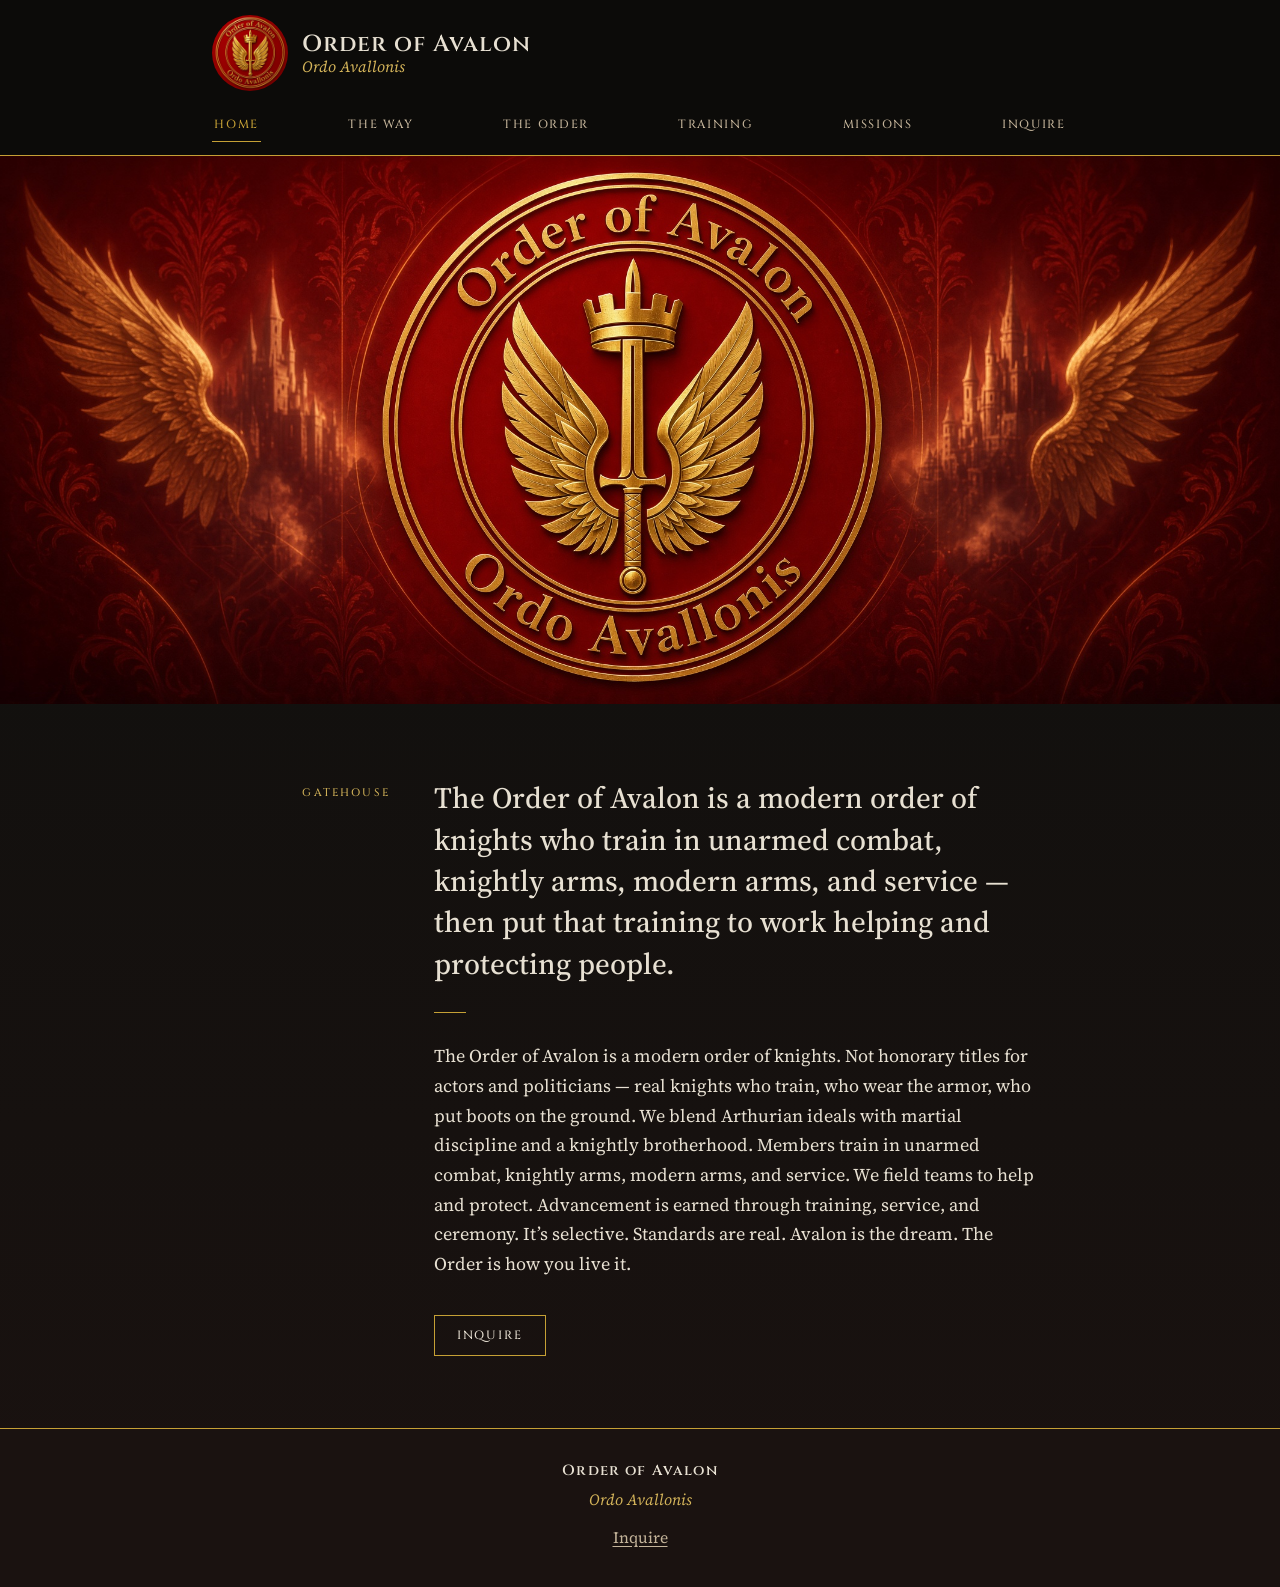
<file: index.html>
<!DOCTYPE html>
<html lang="en">
<head>
  <meta charset="utf-8">
  <meta name="viewport" content="width=device-width, initial-scale=1">
  <title>Order of Avalon</title>
  <meta name="description" content="The Order of Avalon is a modern order of knights who train in unarmed combat, knightly arms, modern arms, and service — then put that training to work helping and protecting people.">
  <meta name="theme-color" content="#12100E">
  <link rel="icon" href="assets/seal.jpg" type="image/jpeg">
  <link rel="preconnect" href="https://fonts.googleapis.com">
  <link rel="preconnect" href="https://fonts.gstatic.com" crossorigin>
  <link href="https://fonts.googleapis.com/css2?family=Cinzel:wght@500;600&family=Source+Serif+4:ital,opsz,wght@0,8..60,400;0,8..60,500;0,8..60,600;1,8..60,400&display=swap" rel="stylesheet">
  <link rel="stylesheet" href="css/styles.css">
</head>
<body>
  <a class="skip-link" href="#content">Skip to content</a>
  <header class="site-header">
    <div class="header-inner">
      <a class="brand" href="index.html">
        <img class="seal" src="assets/seal.jpg" width="1408" height="1408" alt="Order of Avalon seal">
        <span class="wordmark">
          <span class="name">Order of Avalon</span>
          <span class="latin">Ordo Avallonis</span>
        </span>
      </a>
      <nav class="site-nav" aria-label="Primary">
        <ul>
          <li><a href="index.html" aria-current="page">Home</a></li>
          <li><a href="the-way.html">The Way</a></li>
          <li><a href="the-order.html">The Order</a></li>
          <li><a href="training.html">Training</a></li>
          <li><a href="missions.html">Missions</a></li>
          <li><a href="inquire.html">Inquire</a></li>
        </ul>
      </nav>
    </div>
  </header>
  <main id="content" tabindex="-1">
    <div class="hero">
      <img src="assets/banner.jpg" width="2128" height="912" alt="Order of Avalon seal between gold wings, with a citadel behind it">
    </div>
    <article class="page">
      <p class="room">Gatehouse</p>
      <div class="sheet">
        <h1 class="pitch">The Order of Avalon is a modern order of knights who train in unarmed combat, knightly arms, modern arms, and service — then put that training to work helping and protecting people.</h1>
        <hr class="rule">
        <p>The Order of Avalon is a modern order of knights. Not honorary titles for actors and politicians — real knights who train, who wear the armor, who put boots on the ground. We blend Arthurian ideals with martial discipline and a knightly brotherhood. Members train in unarmed combat, knightly arms, modern arms, and service. We field teams to help and protect. Advancement is earned through training, service, and ceremony. It’s selective. Standards are real. Avalon is the dream. The Order is how you live it.</p>
        <p class="door"><a class="button" href="inquire.html">Inquire</a></p>
      </div>
    </article>
  </main>
  <footer class="site-footer">
    <div class="footer-inner">
      <p class="footer-mark">Order of Avalon</p>
      <p class="footer-latin">Ordo Avallonis</p>
      <p class="footer-inquire"><a href="inquire.html">Inquire</a></p>
    </div>
  </footer>
</body>
</html>
</file>
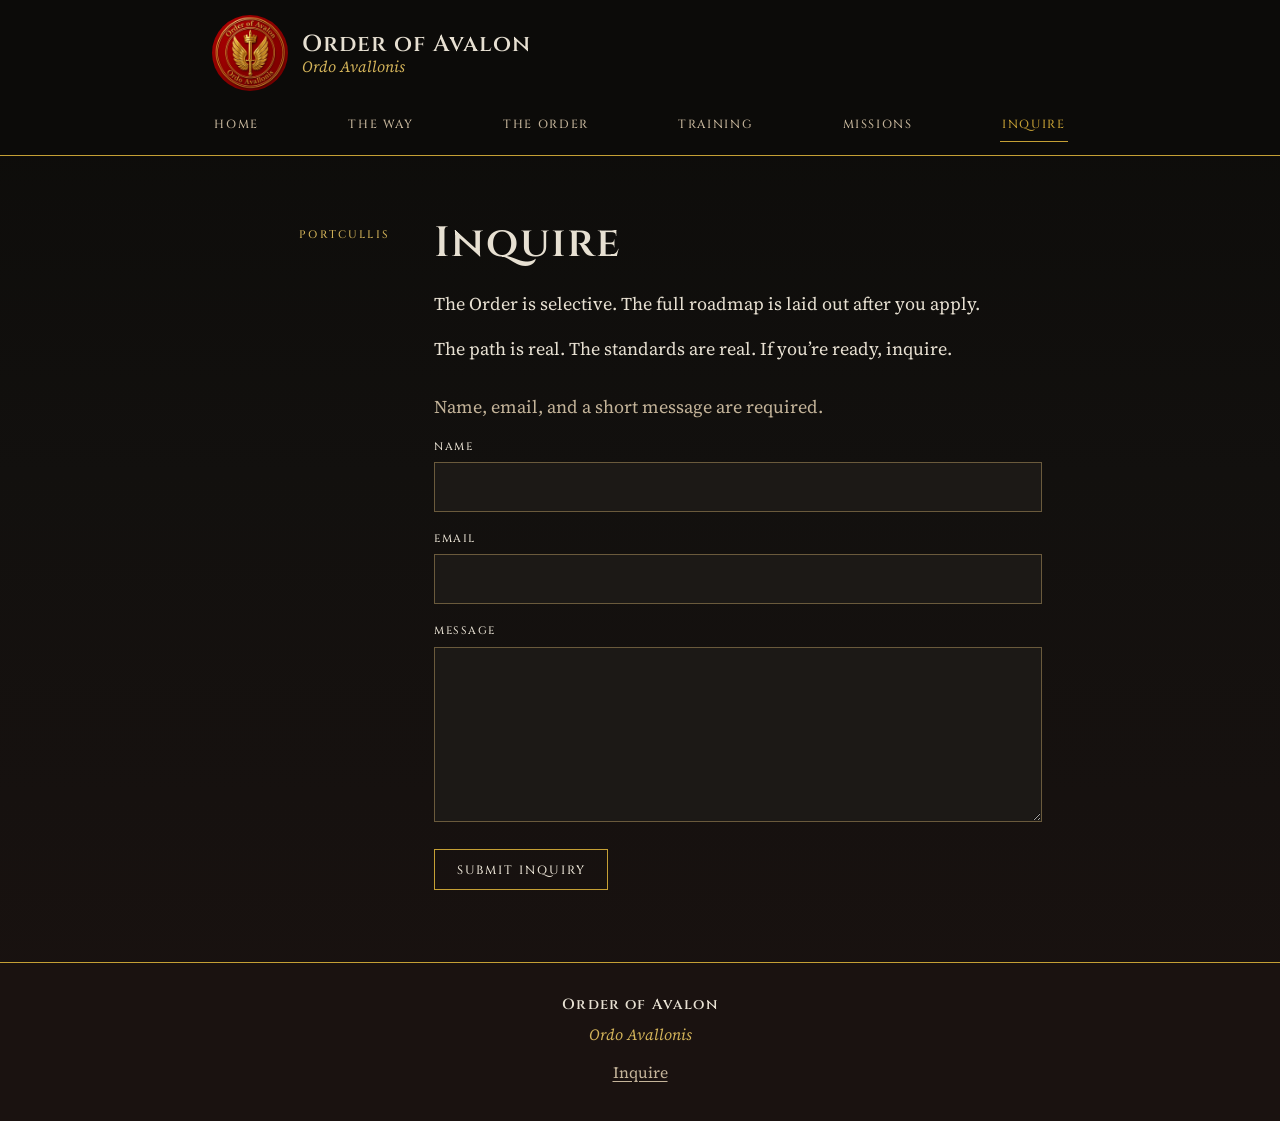
<file: inquire.html>
<!DOCTYPE html>
<html lang="en">
<head>
  <meta charset="utf-8">
  <meta name="viewport" content="width=device-width, initial-scale=1">
  <title>Inquire — Order of Avalon</title>
  <meta name="description" content="The Order of Avalon is selective. The path is real. The standards are real. If you're ready, inquire.">
  <meta name="theme-color" content="#12100E">
  <link rel="icon" href="assets/seal.jpg" type="image/jpeg">
  <link rel="preconnect" href="https://fonts.googleapis.com">
  <link rel="preconnect" href="https://fonts.gstatic.com" crossorigin>
  <link href="https://fonts.googleapis.com/css2?family=Cinzel:wght@500;600&family=Source+Serif+4:ital,opsz,wght@0,8..60,400;0,8..60,500;0,8..60,600;1,8..60,400&display=swap" rel="stylesheet">
  <link rel="stylesheet" href="css/styles.css">
</head>
<body>
  <a class="skip-link" href="#content">Skip to content</a>
  <header class="site-header">
    <div class="header-inner">
      <a class="brand" href="index.html">
        <img class="seal" src="assets/seal.jpg" width="1408" height="1408" alt="Order of Avalon seal">
        <span class="wordmark">
          <span class="name">Order of Avalon</span>
          <span class="latin">Ordo Avallonis</span>
        </span>
      </a>
      <nav class="site-nav" aria-label="Primary">
        <ul>
          <li><a href="index.html">Home</a></li>
          <li><a href="the-way.html">The Way</a></li>
          <li><a href="the-order.html">The Order</a></li>
          <li><a href="training.html">Training</a></li>
          <li><a href="missions.html">Missions</a></li>
          <li><a href="inquire.html" aria-current="page">Inquire</a></li>
        </ul>
      </nav>
    </div>
  </header>
  <main id="content" tabindex="-1">
    <article class="page">
      <p class="room">Portcullis</p>
      <div class="sheet">
        <h1>Inquire</h1>
        <p>The Order is selective. The full roadmap is laid out after you apply.</p>
        <p>The path is real. The standards are real. If you’re ready, inquire.</p>
        <noscript>
          <p class="quiet-note">If the form cannot be submitted from your browser, you will be able to reach the Order once a contact method is published.</p>
        </noscript>
        <!-- Set action to the form endpoint at deploy. Leave it unset until then. -->
        <form id="inquire-form" class="inquire-form" method="post" aria-describedby="required-note">
          <p class="quiet-note" id="required-note">Name, email, and a short message are required.</p>
          <div class="field">
            <label for="name">Name</label>
            <input id="name" name="name" type="text" autocomplete="name" required>
          </div>
          <div class="field">
            <label for="email">Email</label>
            <input id="email" name="email" type="email" autocomplete="email" required>
          </div>
          <div class="field">
            <label for="message">Message</label>
            <textarea id="message" name="message" rows="6" required></textarea>
          </div>
          <div class="form-actions">
            <button class="button" type="submit">Submit inquiry</button>
          </div>
          <p id="form-status" class="form-status" role="status" hidden></p>
        </form>
      </div>
    </article>
  </main>
  <footer class="site-footer">
    <div class="footer-inner">
      <p class="footer-mark">Order of Avalon</p>
      <p class="footer-latin">Ordo Avallonis</p>
      <p class="footer-inquire"><a href="inquire.html" aria-current="page">Inquire</a></p>
    </div>
  </footer>
  <script>
    (function () {
      var form = document.getElementById("inquire-form");
      if (!form || form.getAttribute("action")) return;
      form.addEventListener("submit", function (event) {
        event.preventDefault();
        var status = document.getElementById("form-status");
        if (!status) return;
        status.hidden = false;
        status.textContent = "Nothing was sent. The form is not connected, so your inquiry did not reach the Order.";
      });
    }());
  </script>
</body>
</html>
</file>
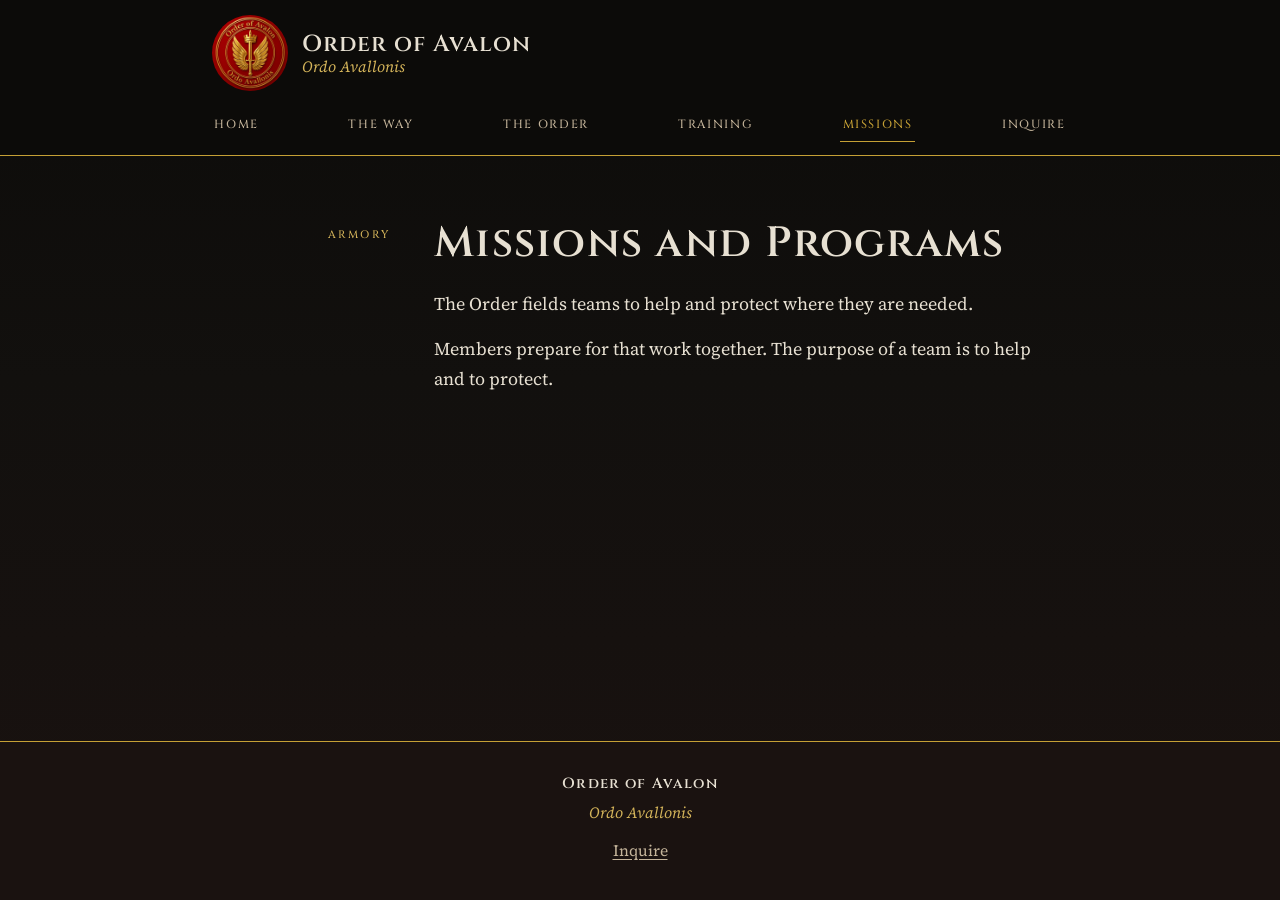
<file: missions.html>
<!DOCTYPE html>
<html lang="en">
<head>
  <meta charset="utf-8">
  <meta name="viewport" content="width=device-width, initial-scale=1">
  <title>Missions and Programs — Order of Avalon</title>
  <meta name="description" content="The Order of Avalon fields teams to help and protect where they are needed.">
  <meta name="theme-color" content="#12100E">
  <link rel="icon" href="assets/seal.jpg" type="image/jpeg">
  <link rel="preconnect" href="https://fonts.googleapis.com">
  <link rel="preconnect" href="https://fonts.gstatic.com" crossorigin>
  <link href="https://fonts.googleapis.com/css2?family=Cinzel:wght@500;600&family=Source+Serif+4:ital,opsz,wght@0,8..60,400;0,8..60,500;0,8..60,600;1,8..60,400&display=swap" rel="stylesheet">
  <link rel="stylesheet" href="css/styles.css">
</head>
<body>
  <a class="skip-link" href="#content">Skip to content</a>
  <header class="site-header">
    <div class="header-inner">
      <a class="brand" href="index.html">
        <img class="seal" src="assets/seal.jpg" width="1408" height="1408" alt="Order of Avalon seal">
        <span class="wordmark">
          <span class="name">Order of Avalon</span>
          <span class="latin">Ordo Avallonis</span>
        </span>
      </a>
      <nav class="site-nav" aria-label="Primary">
        <ul>
          <li><a href="index.html">Home</a></li>
          <li><a href="the-way.html">The Way</a></li>
          <li><a href="the-order.html">The Order</a></li>
          <li><a href="training.html">Training</a></li>
          <li><a href="missions.html" aria-current="page">Missions</a></li>
          <li><a href="inquire.html">Inquire</a></li>
        </ul>
      </nav>
    </div>
  </header>
  <main id="content" tabindex="-1">
    <article class="page">
      <p class="room">Armory</p>
      <div class="sheet">
        <h1>Missions and Programs</h1>
        <p>The Order fields teams to help and protect where they are needed.</p>
        <p>Members prepare for that work together. The purpose of a team is to help and to protect.</p>
      </div>
    </article>
  </main>
  <footer class="site-footer">
    <div class="footer-inner">
      <p class="footer-mark">Order of Avalon</p>
      <p class="footer-latin">Ordo Avallonis</p>
      <p class="footer-inquire"><a href="inquire.html">Inquire</a></p>
    </div>
  </footer>
</body>
</html>
</file>
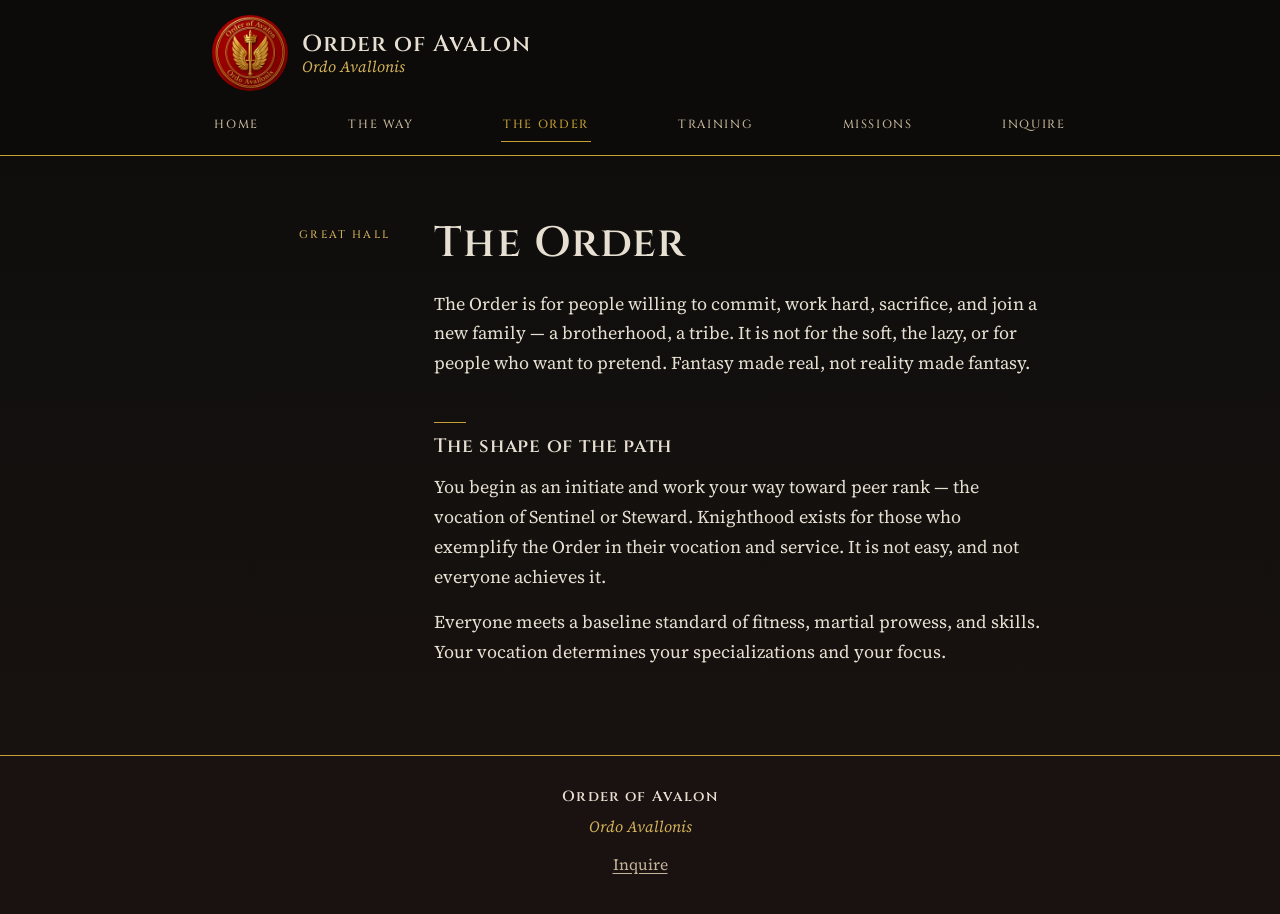
<file: the-order.html>
<!DOCTYPE html>
<html lang="en">
<head>
  <meta charset="utf-8">
  <meta name="viewport" content="width=device-width, initial-scale=1">
  <title>The Order — Order of Avalon</title>
  <meta name="description" content="The Order of Avalon is for people willing to commit, work hard, sacrifice, and join a brotherhood. Members begin as initiates and work toward peer rank. Knighthood is earned.">
  <meta name="theme-color" content="#12100E">
  <link rel="icon" href="assets/seal.jpg" type="image/jpeg">
  <link rel="preconnect" href="https://fonts.googleapis.com">
  <link rel="preconnect" href="https://fonts.gstatic.com" crossorigin>
  <link href="https://fonts.googleapis.com/css2?family=Cinzel:wght@500;600&family=Source+Serif+4:ital,opsz,wght@0,8..60,400;0,8..60,500;0,8..60,600;1,8..60,400&display=swap" rel="stylesheet">
  <link rel="stylesheet" href="css/styles.css">
</head>
<body>
  <a class="skip-link" href="#content">Skip to content</a>
  <header class="site-header">
    <div class="header-inner">
      <a class="brand" href="index.html">
        <img class="seal" src="assets/seal.jpg" width="1408" height="1408" alt="Order of Avalon seal">
        <span class="wordmark">
          <span class="name">Order of Avalon</span>
          <span class="latin">Ordo Avallonis</span>
        </span>
      </a>
      <nav class="site-nav" aria-label="Primary">
        <ul>
          <li><a href="index.html">Home</a></li>
          <li><a href="the-way.html">The Way</a></li>
          <li><a href="the-order.html" aria-current="page">The Order</a></li>
          <li><a href="training.html">Training</a></li>
          <li><a href="missions.html">Missions</a></li>
          <li><a href="inquire.html">Inquire</a></li>
        </ul>
      </nav>
    </div>
  </header>
  <main id="content" tabindex="-1">
    <article class="page">
      <p class="room">Great Hall</p>
      <div class="sheet">
        <h1>The Order</h1>
        <p>The Order is for people willing to commit, work hard, sacrifice, and join a new family — a brotherhood, a tribe. It is not for the soft, the lazy, or for people who want to pretend. Fantasy made real, not reality made fantasy.</p>
        <section aria-labelledby="the-path-shape">
          <h2 id="the-path-shape">The shape of the path</h2>
          <p>You begin as an initiate and work your way toward peer rank — the vocation of Sentinel or Steward. Knighthood exists for those who exemplify the Order in their vocation and service. It is not easy, and not everyone achieves it.</p>
          <p>Everyone meets a baseline standard of fitness, martial prowess, and skills. Your vocation determines your specializations and your focus.</p>
        </section>
      </div>
    </article>
  </main>
  <footer class="site-footer">
    <div class="footer-inner">
      <p class="footer-mark">Order of Avalon</p>
      <p class="footer-latin">Ordo Avallonis</p>
      <p class="footer-inquire"><a href="inquire.html">Inquire</a></p>
    </div>
  </footer>
</body>
</html>
</file>
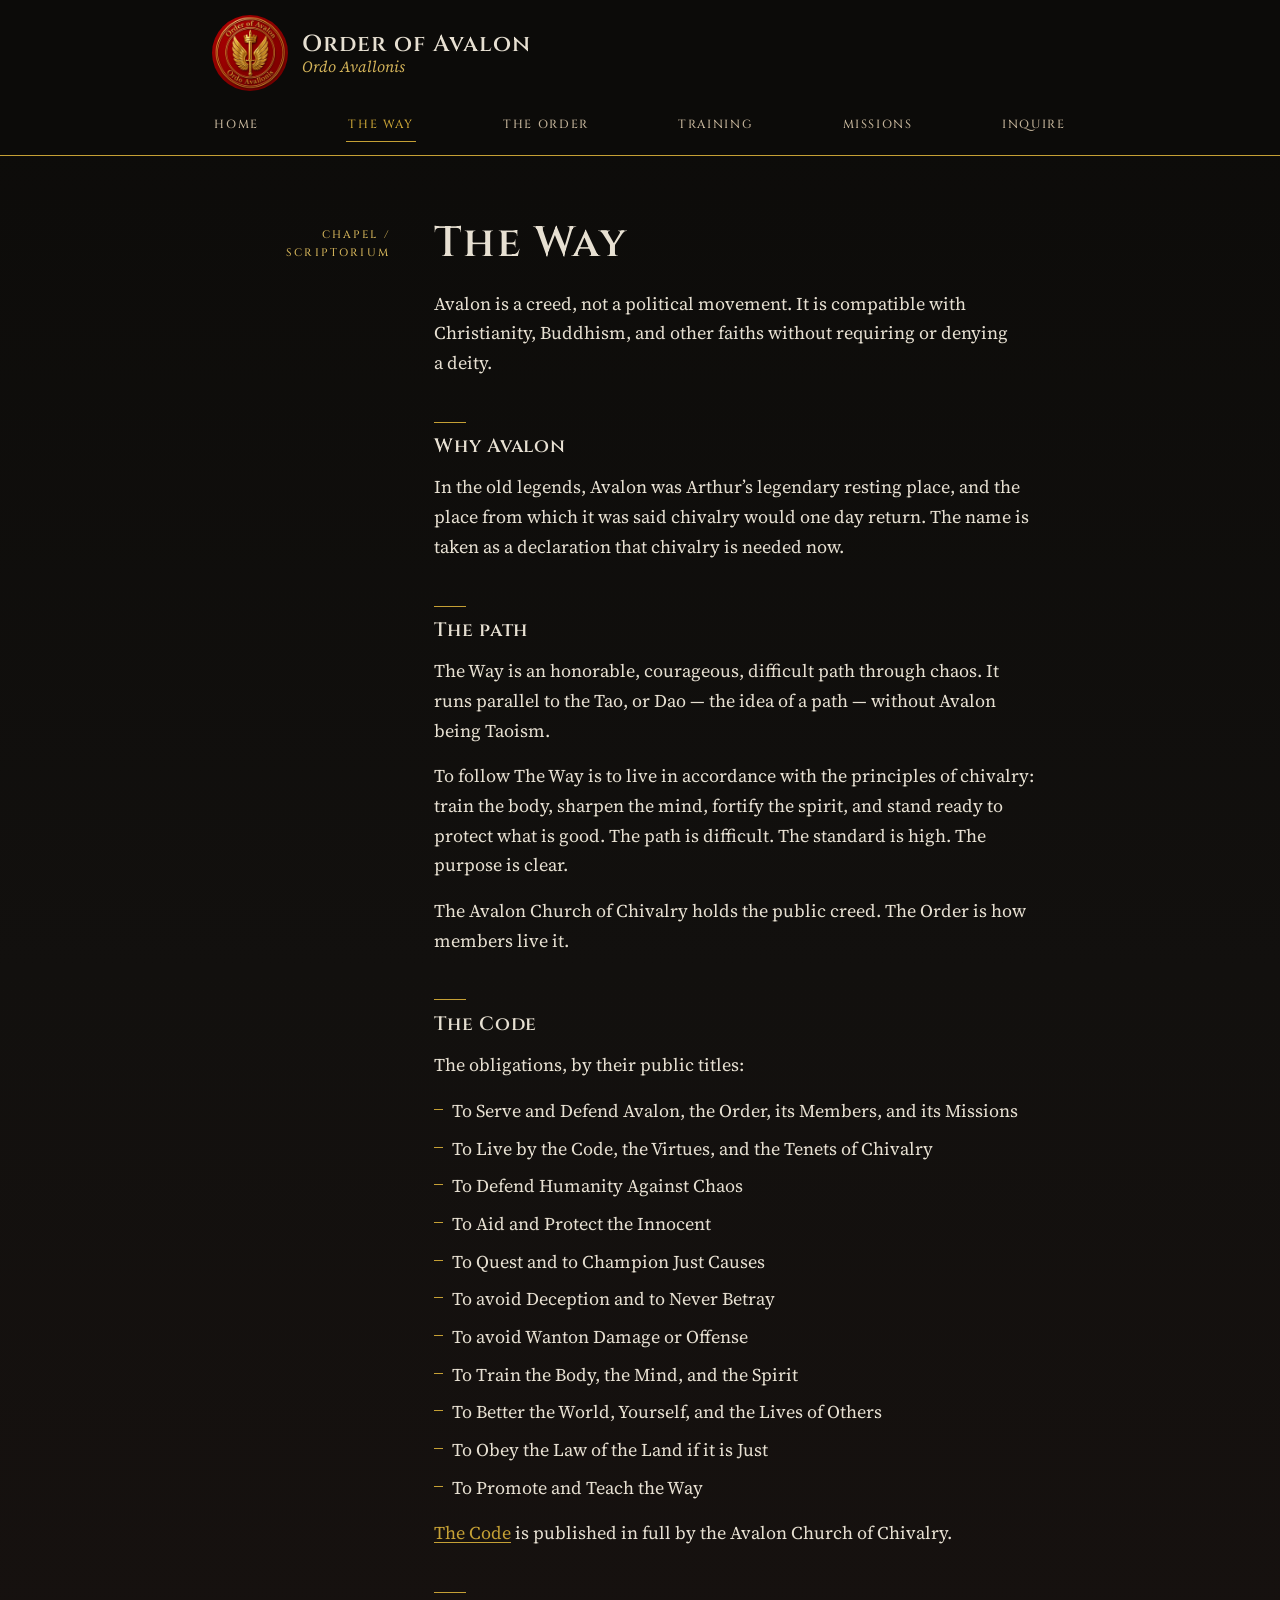
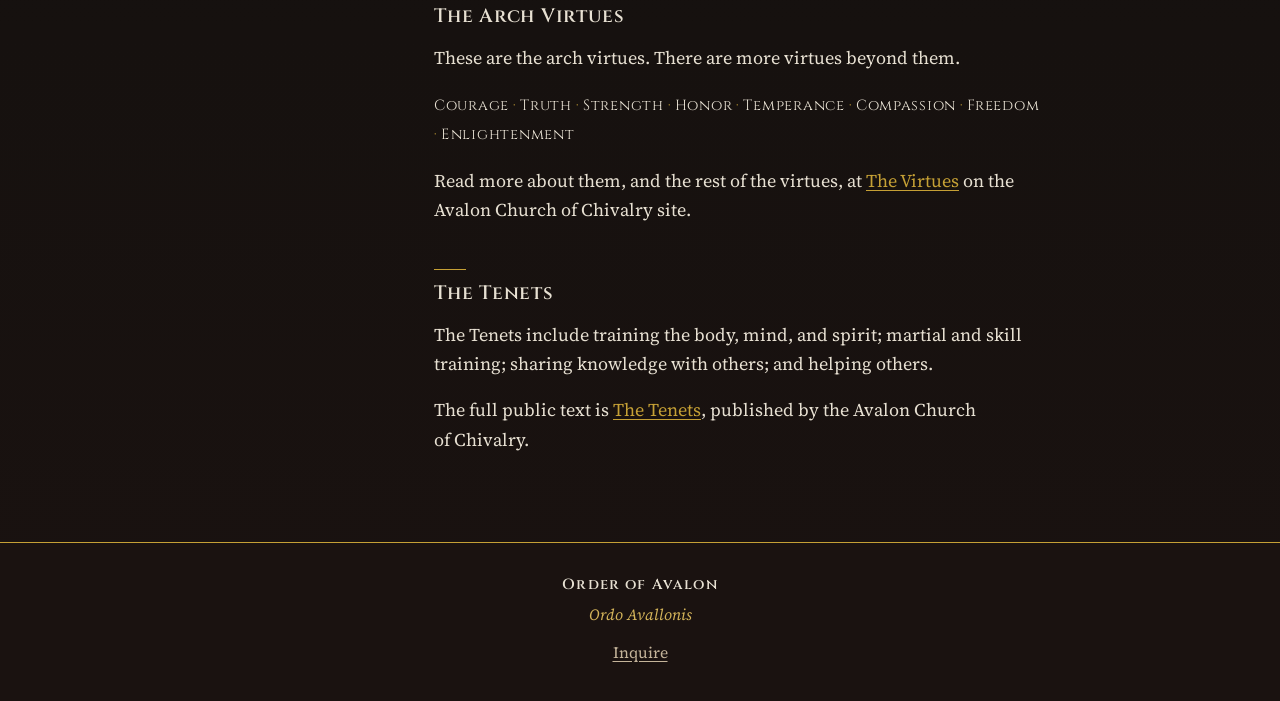
<file: the-way.html>
<!DOCTYPE html>
<html lang="en">
<head>
  <meta charset="utf-8">
  <meta name="viewport" content="width=device-width, initial-scale=1">
  <title>The Way — Order of Avalon</title>
  <meta name="description" content="Avalon is a creed, not a political movement. The Way is a path of chivalry. The Avalon Church of Chivalry holds the public creed; the Order of Avalon is how members live it.">
  <meta name="theme-color" content="#12100E">
  <link rel="icon" href="assets/seal.jpg" type="image/jpeg">
  <link rel="preconnect" href="https://fonts.googleapis.com">
  <link rel="preconnect" href="https://fonts.gstatic.com" crossorigin>
  <link href="https://fonts.googleapis.com/css2?family=Cinzel:wght@500;600&family=Source+Serif+4:ital,opsz,wght@0,8..60,400;0,8..60,500;0,8..60,600;1,8..60,400&display=swap" rel="stylesheet">
  <link rel="stylesheet" href="css/styles.css">
</head>
<body>
  <a class="skip-link" href="#content">Skip to content</a>
  <header class="site-header">
    <div class="header-inner">
      <a class="brand" href="index.html">
        <img class="seal" src="assets/seal.jpg" width="1408" height="1408" alt="Order of Avalon seal">
        <span class="wordmark">
          <span class="name">Order of Avalon</span>
          <span class="latin">Ordo Avallonis</span>
        </span>
      </a>
      <nav class="site-nav" aria-label="Primary">
        <ul>
          <li><a href="index.html">Home</a></li>
          <li><a href="the-way.html" aria-current="page">The Way</a></li>
          <li><a href="the-order.html">The Order</a></li>
          <li><a href="training.html">Training</a></li>
          <li><a href="missions.html">Missions</a></li>
          <li><a href="inquire.html">Inquire</a></li>
        </ul>
      </nav>
    </div>
  </header>
  <main id="content" tabindex="-1">
    <article class="page">
      <p class="room">Chapel / Scriptorium</p>
      <div class="sheet">
        <h1>The Way</h1>
        <p>Avalon is a creed, not a political movement. It is compatible with Christianity, Buddhism, and other faiths without requiring or denying a deity.</p>

        <section aria-labelledby="why-avalon">
          <h2 id="why-avalon">Why Avalon</h2>
          <p>In the old legends, Avalon was Arthur’s legendary resting place, and the place from which it was said chivalry would one day return. The name is taken as a declaration that chivalry is needed now.</p>
        </section>

        <section aria-labelledby="the-path">
          <h2 id="the-path">The path</h2>
          <p>The Way is an honorable, courageous, difficult path through chaos. It runs parallel to the Tao, or Dao — the idea of a path — without Avalon being Taoism.</p>
          <p>To follow The Way is to live in accordance with the principles of chivalry: train the body, sharpen the mind, fortify the spirit, and stand ready to protect what is good. The path is difficult. The standard is high. The purpose is clear.</p>
        </section>

        <p>The Avalon Church of Chivalry holds the public creed. The Order is how members live it.</p>

        <section aria-labelledby="the-code">
          <h2 id="the-code">The Code</h2>
          <p>The obligations, by their public titles:</p>
          <ul class="marks">
            <li>To Serve and Defend Avalon, the Order, its Members, and its Missions</li>
            <li>To Live by the Code, the Virtues, and the Tenets of Chivalry</li>
            <li>To Defend Humanity Against Chaos</li>
            <li>To Aid and Protect the Innocent</li>
            <li>To Quest and to Champion Just Causes</li>
            <li>To avoid Deception and to Never Betray</li>
            <li>To avoid Wanton Damage or Offense</li>
            <li>To Train the Body, the Mind, and the Spirit</li>
            <li>To Better the World, Yourself, and the Lives of Others</li>
            <li>To Obey the Law of the Land if it is Just</li>
            <li>To Promote and Teach the Way</li>
          </ul>
          <p><a href="https://www.churchofchivalry.com/the-code">The Code</a> is published in full by the Avalon Church of Chivalry.</p>
        </section>

        <section aria-labelledby="the-virtues">
          <h2 id="the-virtues">The Arch Virtues</h2>
          <p>These are the arch virtues. There are more virtues beyond them.</p>
          <ul class="virtues">
            <li>Courage</li>
            <li>Truth</li>
            <li>Strength</li>
            <li>Honor</li>
            <li>Temperance</li>
            <li>Compassion</li>
            <li>Freedom</li>
            <li>Enlightenment</li>
          </ul>
          <p>Read more about them, and the rest of the virtues, at <a href="https://www.churchofchivalry.com/the-virtues">The Virtues</a> on the Avalon Church of Chivalry site.</p>
        </section>

        <section aria-labelledby="the-tenets">
          <h2 id="the-tenets">The Tenets</h2>
          <p>The Tenets include training the body, mind, and spirit; martial and skill training; sharing knowledge with others; and helping others.</p>
          <p>The full public text is <a href="https://www.churchofchivalry.com/the-tenets">The Tenets</a>, published by the Avalon Church of Chivalry.</p>
        </section>
      </div>
    </article>
  </main>
  <footer class="site-footer">
    <div class="footer-inner">
      <p class="footer-mark">Order of Avalon</p>
      <p class="footer-latin">Ordo Avallonis</p>
      <p class="footer-inquire"><a href="inquire.html">Inquire</a></p>
    </div>
  </footer>
</body>
</html>
</file>
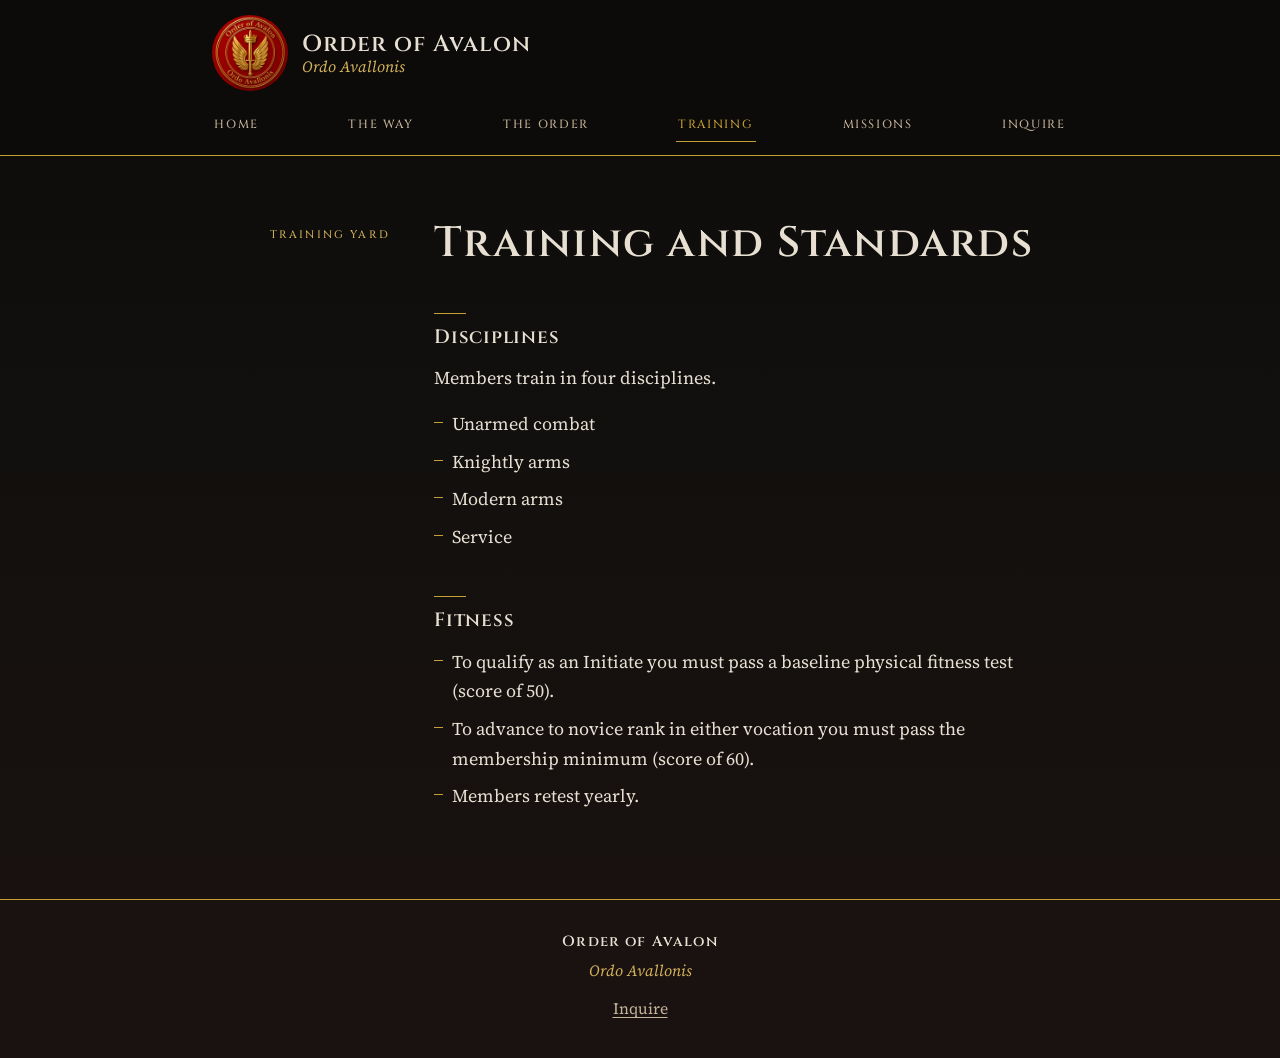
<file: training.html>
<!DOCTYPE html>
<html lang="en">
<head>
  <meta charset="utf-8">
  <meta name="viewport" content="width=device-width, initial-scale=1">
  <title>Training and Standards — Order of Avalon</title>
  <meta name="description" content="Members of the Order of Avalon train in unarmed combat, knightly arms, modern arms, and service, and meet a physical fitness standard.">
  <meta name="theme-color" content="#12100E">
  <link rel="icon" href="assets/seal.jpg" type="image/jpeg">
  <link rel="preconnect" href="https://fonts.googleapis.com">
  <link rel="preconnect" href="https://fonts.gstatic.com" crossorigin>
  <link href="https://fonts.googleapis.com/css2?family=Cinzel:wght@500;600&family=Source+Serif+4:ital,opsz,wght@0,8..60,400;0,8..60,500;0,8..60,600;1,8..60,400&display=swap" rel="stylesheet">
  <link rel="stylesheet" href="css/styles.css">
</head>
<body>
  <a class="skip-link" href="#content">Skip to content</a>
  <header class="site-header">
    <div class="header-inner">
      <a class="brand" href="index.html">
        <img class="seal" src="assets/seal.jpg" width="1408" height="1408" alt="Order of Avalon seal">
        <span class="wordmark">
          <span class="name">Order of Avalon</span>
          <span class="latin">Ordo Avallonis</span>
        </span>
      </a>
      <nav class="site-nav" aria-label="Primary">
        <ul>
          <li><a href="index.html">Home</a></li>
          <li><a href="the-way.html">The Way</a></li>
          <li><a href="the-order.html">The Order</a></li>
          <li><a href="training.html" aria-current="page">Training</a></li>
          <li><a href="missions.html">Missions</a></li>
          <li><a href="inquire.html">Inquire</a></li>
        </ul>
      </nav>
    </div>
  </header>
  <main id="content" tabindex="-1">
    <article class="page">
      <p class="room">Training Yard</p>
      <div class="sheet">
        <h1>Training and Standards</h1>
        <section aria-labelledby="disciplines">
          <h2 id="disciplines">Disciplines</h2>
          <p>Members train in four disciplines.</p>
          <ul class="marks">
            <li>Unarmed combat</li>
            <li>Knightly arms</li>
            <li>Modern arms</li>
            <li>Service</li>
          </ul>
        </section>
        <section aria-labelledby="fitness">
          <h2 id="fitness">Fitness</h2>
          <ul class="marks">
            <li>To qualify as an Initiate you must pass a baseline physical fitness test (score of 50).</li>
            <li>To advance to novice rank in either vocation you must pass the membership minimum (score of 60).</li>
            <li>Members retest yearly.</li>
          </ul>
        </section>
      </div>
    </article>
  </main>
  <footer class="site-footer">
    <div class="footer-inner">
      <p class="footer-mark">Order of Avalon</p>
      <p class="footer-latin">Ordo Avallonis</p>
      <p class="footer-inquire"><a href="inquire.html">Inquire</a></p>
    </div>
  </footer>
</body>
</html>
</file>
<file: css/styles.css>
/* Order of Avalon — dark theme preview
   Dawn after a long night: warm near-black, parchment ink, a thread of gold.
   Palette cued from churchofchivalry.com. Seal red is reserved for filled buttons. */

:root {
  --parchment: #12100e;
  --parchment-top: #0c0b09;
  --parchment-deep: #1a1210;
  --ink: #e7e0d2;
  --ink-soft: #c4b49a;
  --seal: #9e1a15;
  --seal-deep: #7c1410;
  --gold: #c5a035;
  --gold-deep: #d4b45a;
  --line: #3a3228;
  --field: #1c1916;
  --field-line: #6a5a3c;
  --measure: 38rem;
  --page: 56rem;
}

*,
*::before,
*::after {
  box-sizing: border-box;
}

html {
  color-scheme: dark;
  font-size: 100%;
}

body {
  margin: 0;
  min-height: 100vh;
  display: flex;
  flex-direction: column;
  color: var(--ink);
  background-color: var(--parchment);
  background-image: linear-gradient(180deg, var(--parchment-top) 0%, var(--parchment) 42%, var(--parchment-deep) 100%);
  font-family: "Source Serif 4", Palatino, "Palatino Linotype", "Book Antiqua", Georgia, serif;
  font-size: 1.125rem;
  line-height: 1.65;
  text-wrap: pretty;
}

::selection {
  background: var(--gold);
  color: var(--parchment);
}

img {
  max-width: 100%;
  height: auto;
}

a {
  color: inherit;
}

:focus-visible {
  outline: 2px solid var(--gold);
  outline-offset: 3px;
}

.skip-link {
  position: absolute;
  left: 0.75rem;
  top: -4rem;
  z-index: 20;
  padding: 0.5rem 0.75rem;
  background: var(--gold);
  color: var(--parchment-top);
  text-decoration: none;
}

.skip-link:focus {
  top: 0.75rem;
}

/* Header */

.site-header {
  position: relative;
  background: var(--parchment-top);
  border-bottom: 1px solid var(--line);
}

.site-header::after {
  content: "";
  position: absolute;
  left: 0;
  right: 0;
  bottom: -1px;
  height: 1px;
  background: var(--gold);
}

.header-inner {
  max-width: var(--page);
  margin-inline: auto;
  padding: 0.95rem 1.25rem 0.8rem;
  display: flex;
  flex-direction: column;
  align-items: stretch;
  gap: 0.8rem;
}

.brand {
  display: flex;
  align-items: center;
  gap: 0.85rem;
  width: fit-content;
  max-width: 100%;
  color: inherit;
  text-decoration: none;
}

.seal {
  height: 4.5rem;
  border-radius: 50%;
  width: auto;
  flex: none;
  display: block;
}

.wordmark {
  display: flex;
  flex-direction: column;
  align-items: flex-start;
  gap: 0.2rem;
  min-width: 0;
}

.name,
.footer-mark,
h1,
h2,
.site-nav a,
.button,
.field label,
.virtues li,
.room {
  font-family: Cinzel, Palatino, "Palatino Linotype", Georgia, serif;
}

.name {
  font-weight: 600;
  font-size: clamp(1.05rem, 2.5vw, 1.45rem);
  letter-spacing: 0.045em;
  line-height: 1.05;
}

.brand:hover .name {
  color: var(--gold);
}

.latin,
.footer-latin {
  font-family: "Source Serif 4", Palatino, "Palatino Linotype", Georgia, serif;
  font-style: italic;
  font-weight: 400;
  color: var(--gold-deep);
}

.latin {
  font-size: 0.98rem;
  line-height: 1;
}

.site-nav ul {
  display: flex;
  flex-wrap: wrap;
  align-items: center;
  gap: 0.15rem 1.15rem;
  list-style: none;
  margin: 0;
  padding: 0.15rem 0 0;
}

.site-nav a {
  display: inline-block;
  padding: 0.55rem 0.15rem 0.4rem;
  font-weight: 500;
  font-size: 0.68rem;
  letter-spacing: 0.12em;
  text-transform: uppercase;
  text-decoration: none;
  color: var(--ink-soft);
  border-bottom: 1px solid transparent;
}

.site-nav a:hover {
  color: var(--gold);
}

.site-nav a[aria-current="page"] {
  color: var(--gold);
  border-bottom-color: var(--gold);
}

/* Page */

main {
  flex: 1;
  scroll-margin-top: 1rem;
}

main:focus {
  outline: none;
}

.page {
  max-width: var(--page);
  margin-inline: auto;
  padding: 2.5rem 1.25rem 4.5rem;
}

.room {
  margin: 0 0 0.85rem;
  font-weight: 500;
  font-size: 0.68rem;
  letter-spacing: 0.2em;
  text-transform: uppercase;
  color: var(--gold-deep);
}

.sheet > :first-child {
  margin-top: 0;
}

h1 {
  margin: 0 0 1.25rem;
  font-weight: 600;
  font-size: clamp(2rem, 5vw, 2.65rem);
  line-height: 1.15;
  letter-spacing: 0.03em;
  text-wrap: balance;
}

h1.pitch {
  font-family: "Source Serif 4", Palatino, "Palatino Linotype", Georgia, serif;
  font-weight: 500;
  font-size: clamp(1.45rem, 2.6vw, 1.85rem);
  line-height: 1.4;
  letter-spacing: 0;
  text-wrap: pretty;
}

h2 {
  margin: 2.75rem 0 0.85rem;
  font-weight: 600;
  font-size: 1.2rem;
  letter-spacing: 0.04em;
  line-height: 1.3;
  text-wrap: balance;
}

h2::before {
  content: "";
  display: block;
  width: 2rem;
  height: 1px;
  margin-bottom: 0.7rem;
  background: var(--gold);
}

p {
  margin: 0 0 1rem;
}

.rule {
  width: 2rem;
  height: 1px;
  margin: 1.75rem 0;
  border: 0;
  background: var(--gold);
}

.sheet a:not(.button) {
  color: var(--gold);
  text-decoration-thickness: 1px;
  text-underline-offset: 0.18em;
}

.sheet a:not(.button):hover {
  color: var(--gold-deep);
}

.sheet a:not(.button):visited {
  color: var(--gold);
}

.marks {
  list-style: none;
  margin: 0 0 1rem;
  padding: 0;
}

.marks li {
  position: relative;
  margin: 0.5rem 0;
  padding-left: 1.15rem;
}

.marks li::before {
  content: "";
  position: absolute;
  left: 0;
  top: 0.72em;
  width: 0.55rem;
  height: 1px;
  background: var(--gold);
}

.virtues {
  list-style: none;
  margin: 0.35rem 0 1.1rem;
  padding: 0;
}

.virtues li {
  display: inline;
  font-size: 0.92rem;
  letter-spacing: 0.05em;
}

.virtues li:not(:last-child)::after {
  content: " · ";
  color: var(--gold);
  letter-spacing: 0;
}

.door {
  margin: 2.25rem 0 0;
}

.button {
  display: inline-block;
  margin: 0;
  padding: 0.85rem 1.35rem;
  border: 1px solid var(--gold);
  background: transparent;
  color: var(--ink);
  font-weight: 500;
  font-size: 0.75rem;
  letter-spacing: 0.16em;
  line-height: 1;
  text-transform: uppercase;
  text-decoration: none;
  cursor: pointer;
}

.button:hover {
  background: var(--seal);
  border-color: var(--seal);
  color: var(--ink);
}

.button:active {
  background: var(--seal-deep);
  border-color: var(--seal-deep);
}

/* Inquire */

.quiet-note {
  color: var(--ink-soft);
}

.inquire-form {
  margin-top: 1.75rem;
}

.field {
  margin: 0 0 1.15rem;
}

.field label {
  display: block;
  margin-bottom: 0.4rem;
  font-weight: 500;
  font-size: 0.68rem;
  letter-spacing: 0.14em;
  text-transform: uppercase;
}

input,
textarea {
  width: 100%;
  padding: 0.7rem 0.75rem;
  border: 1px solid var(--field-line);
  border-radius: 0;
  background: var(--field);
  color: var(--ink);
  font: inherit;
  font-size: 1.05rem;
  line-height: 1.5;
}

textarea {
  resize: vertical;
  min-height: 9rem;
}

input:focus,
textarea:focus {
  outline: 2px solid var(--gold);
  outline-offset: 1px;
  border-color: var(--gold);
}

input:user-invalid,
textarea:user-invalid {
  border-color: var(--seal);
}

.form-actions {
  margin-top: 0.35rem;
}

.form-status {
  margin-top: 1rem;
  color: var(--ink-soft);
}

/* Footer */

.site-footer {
  position: relative;
  background: var(--parchment-deep);
  border-top: 1px solid var(--line);
  padding: 1.85rem 1.25rem 2.25rem;
}

.site-footer::before {
  content: "";
  position: absolute;
  left: 0;
  right: 0;
  top: -1px;
  height: 1px;
  background: var(--gold);
}

.footer-inner {
  max-width: var(--page);
  margin-inline: auto;
  text-align: center;
}

.footer-mark {
  margin: 0;
  font-weight: 600;
  font-size: 0.92rem;
  letter-spacing: 0.08em;
}

.footer-latin {
  margin: 0.28rem 0 0.75rem;
  font-size: 0.98rem;
}

.footer-inquire {
  margin: 0;
  font-size: 0.98rem;
}

.footer-inquire a {
  color: var(--ink-soft);
  text-underline-offset: 0.18em;
}

.footer-inquire a:hover {
  color: var(--gold);
}

@media (min-width: 720px) {
  .seal {
    height: 4.75rem;
  }

  .page {
    padding-top: 3.5rem;
  }

  .site-nav a {
    font-size: 0.74rem;
    letter-spacing: 0.14em;
  }
}

@media (min-width: 960px) {
  main {
    scroll-margin-top: 11rem;
  }

  .site-header {
    position: sticky;
    top: 0;
    z-index: 5;
  }

  .site-nav ul {
    justify-content: space-between;
  }

  .page {
    display: grid;
    grid-template-columns: 9.5rem minmax(0, var(--measure));
    column-gap: 2.75rem;
    justify-content: center;
    align-items: start;
    padding-top: 4rem;
  }

  .room {
    position: sticky;
    top: 10.75rem;
    margin: 0.4rem 0 0;
    text-align: right;
  }
}

@media (prefers-reduced-motion: reduce) {
  *,
  *::before,
  *::after {
    transition: none !important;
  }
}

@media print {
  .skip-link {
    display: none;
  }

  body {
    background: #fff;
    color: #000;
  }

  .site-header,
  .site-footer {
    position: static;
    background: #fff;
  }

  .site-header::after,
  .site-footer::before,
  h2::before {
    background: #000;
  }

  a {
    text-decoration: underline;
  }
}

.hero-banner {
  width: 100%;
  background: #5a0b0b;
  border-bottom: 1px solid rgba(197, 160, 53, 0.45);
}
.hero-banner img {
  display: block;
  width: 100%;
  height: auto;
  max-height: 520px;
  object-fit: cover;
  object-position: center;
}
</file>
